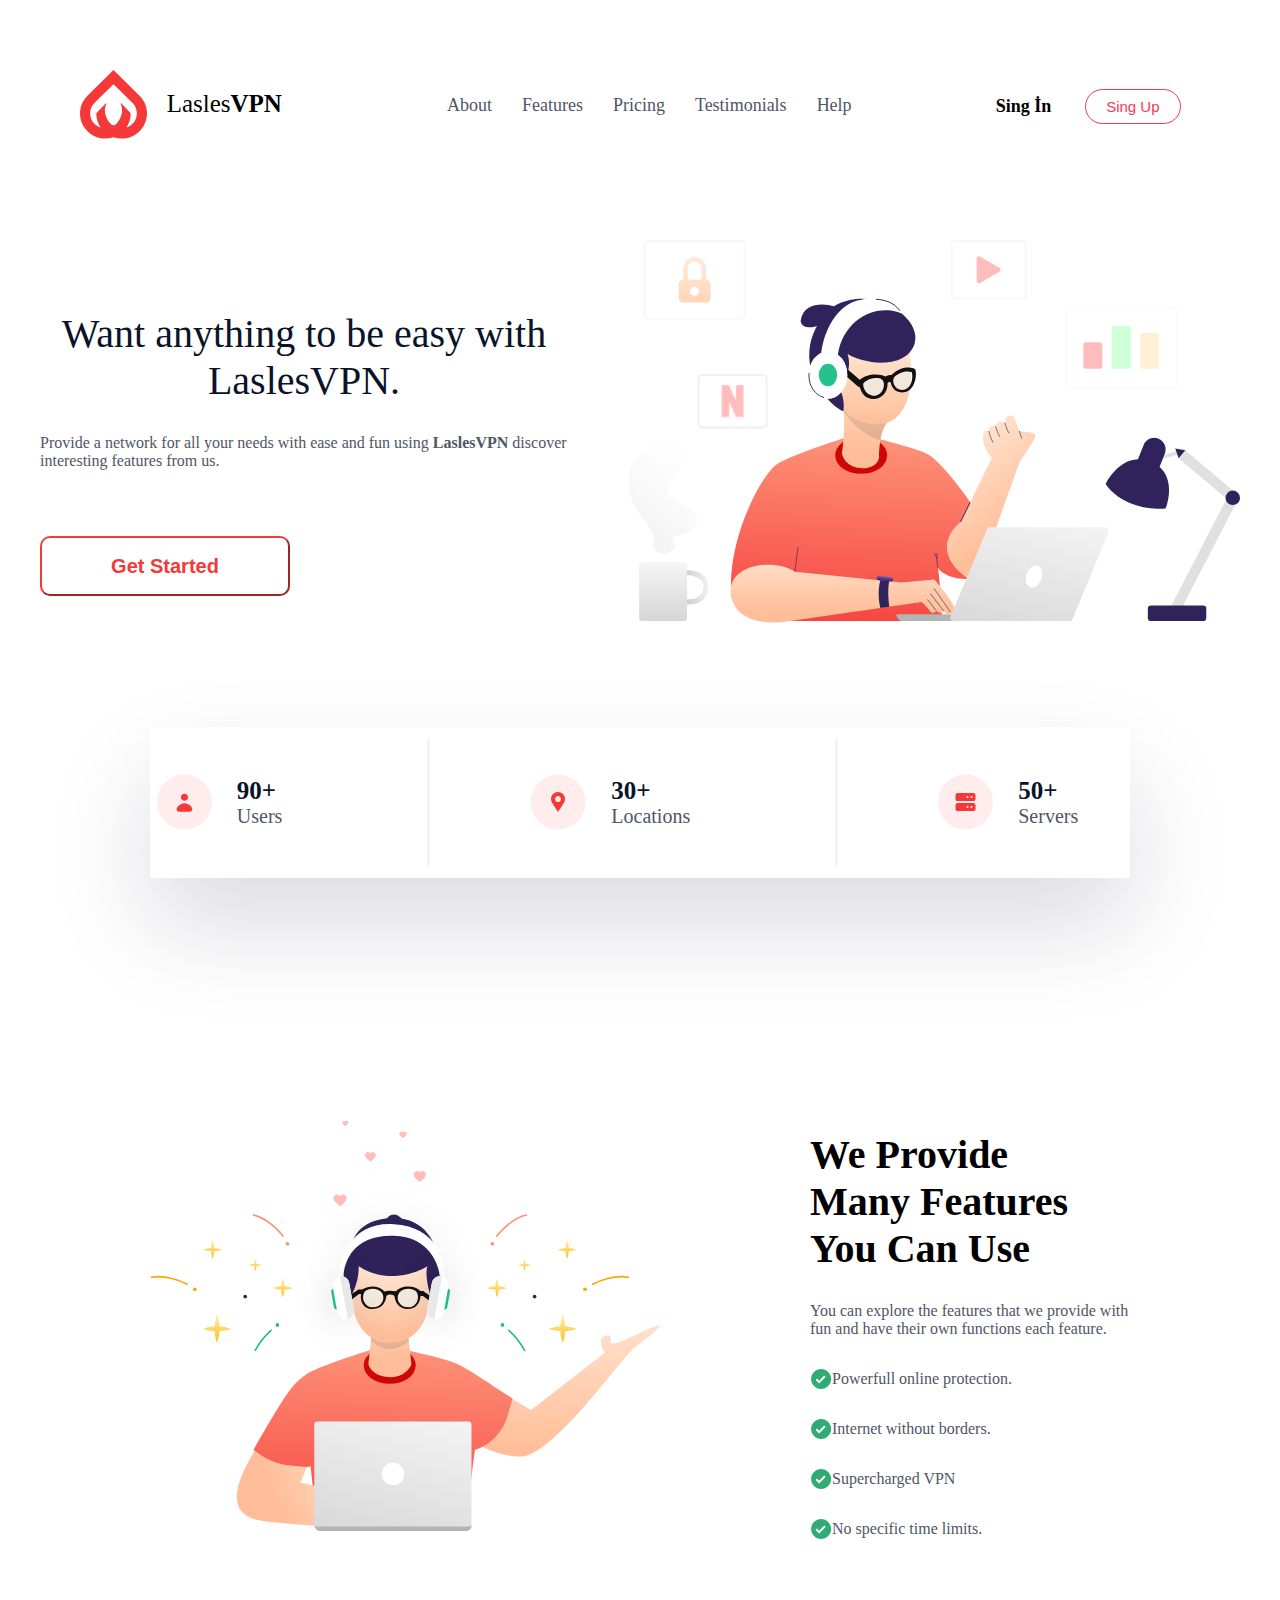
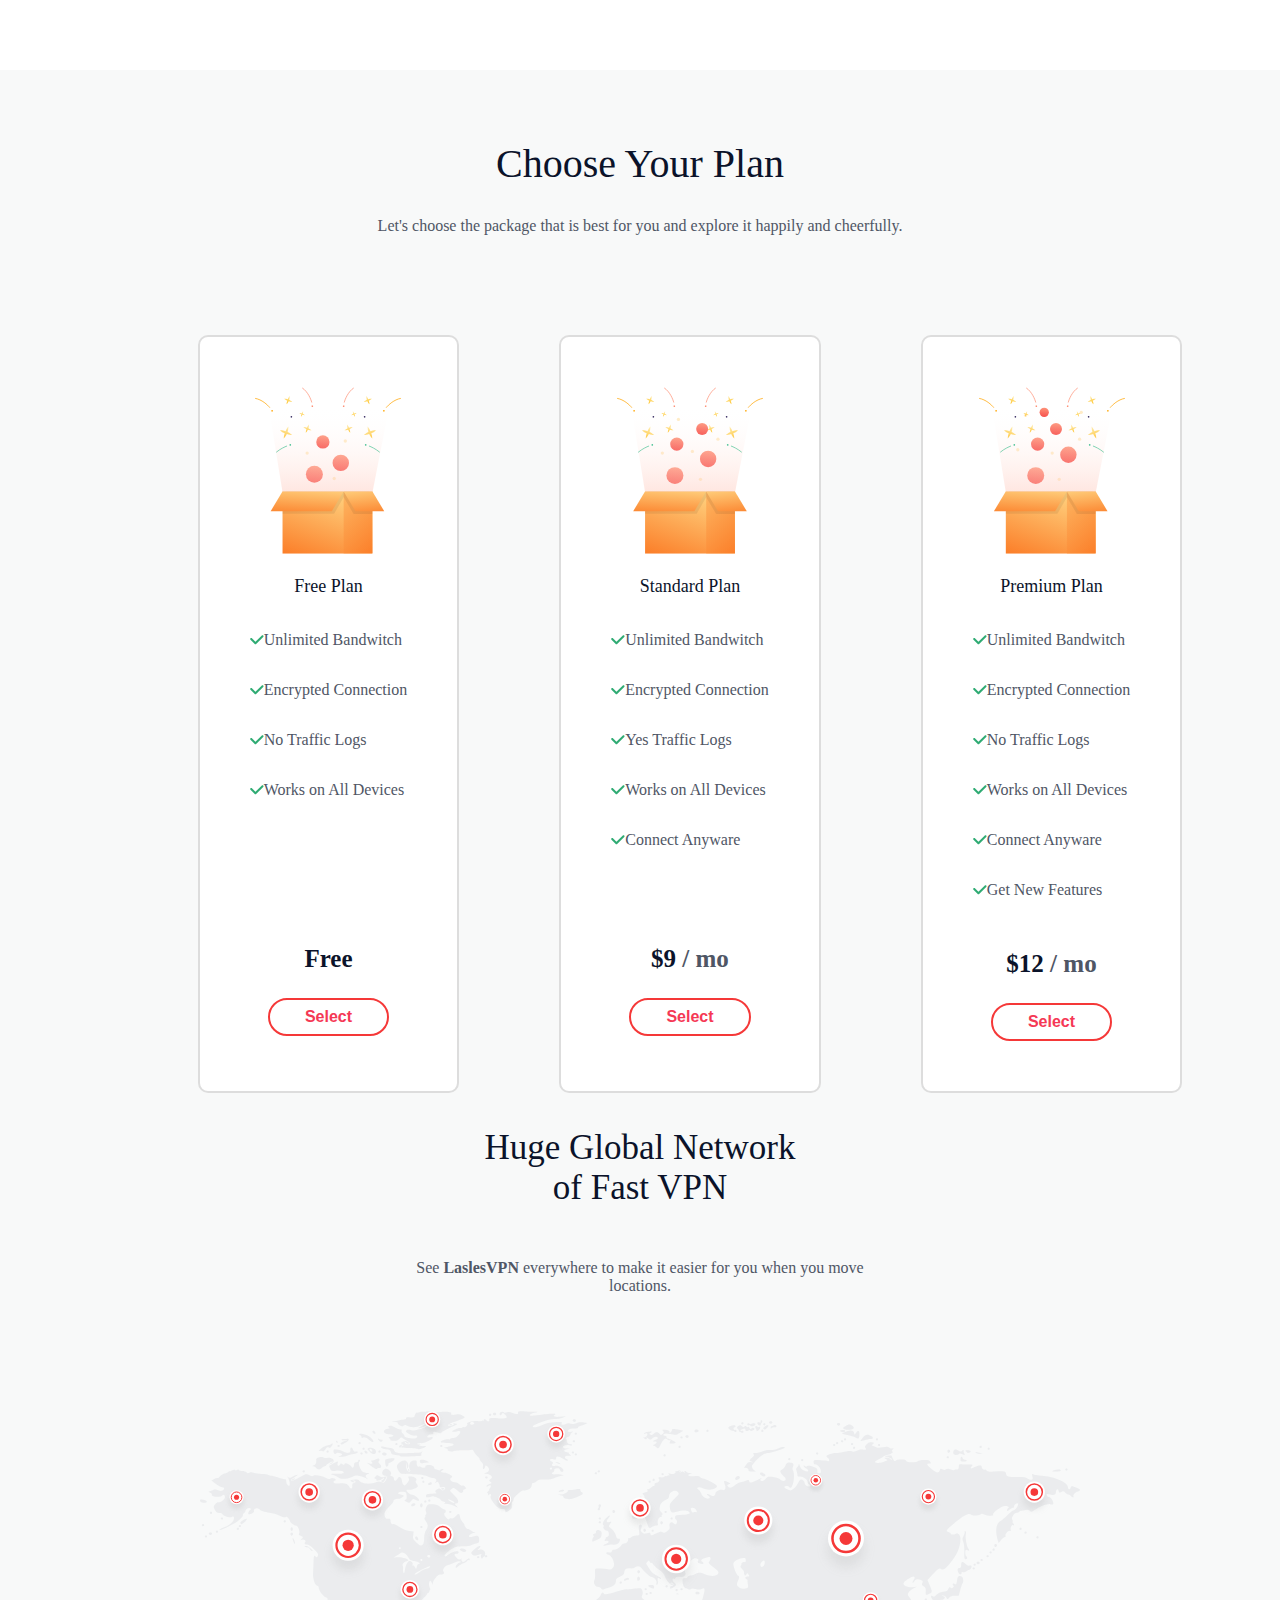
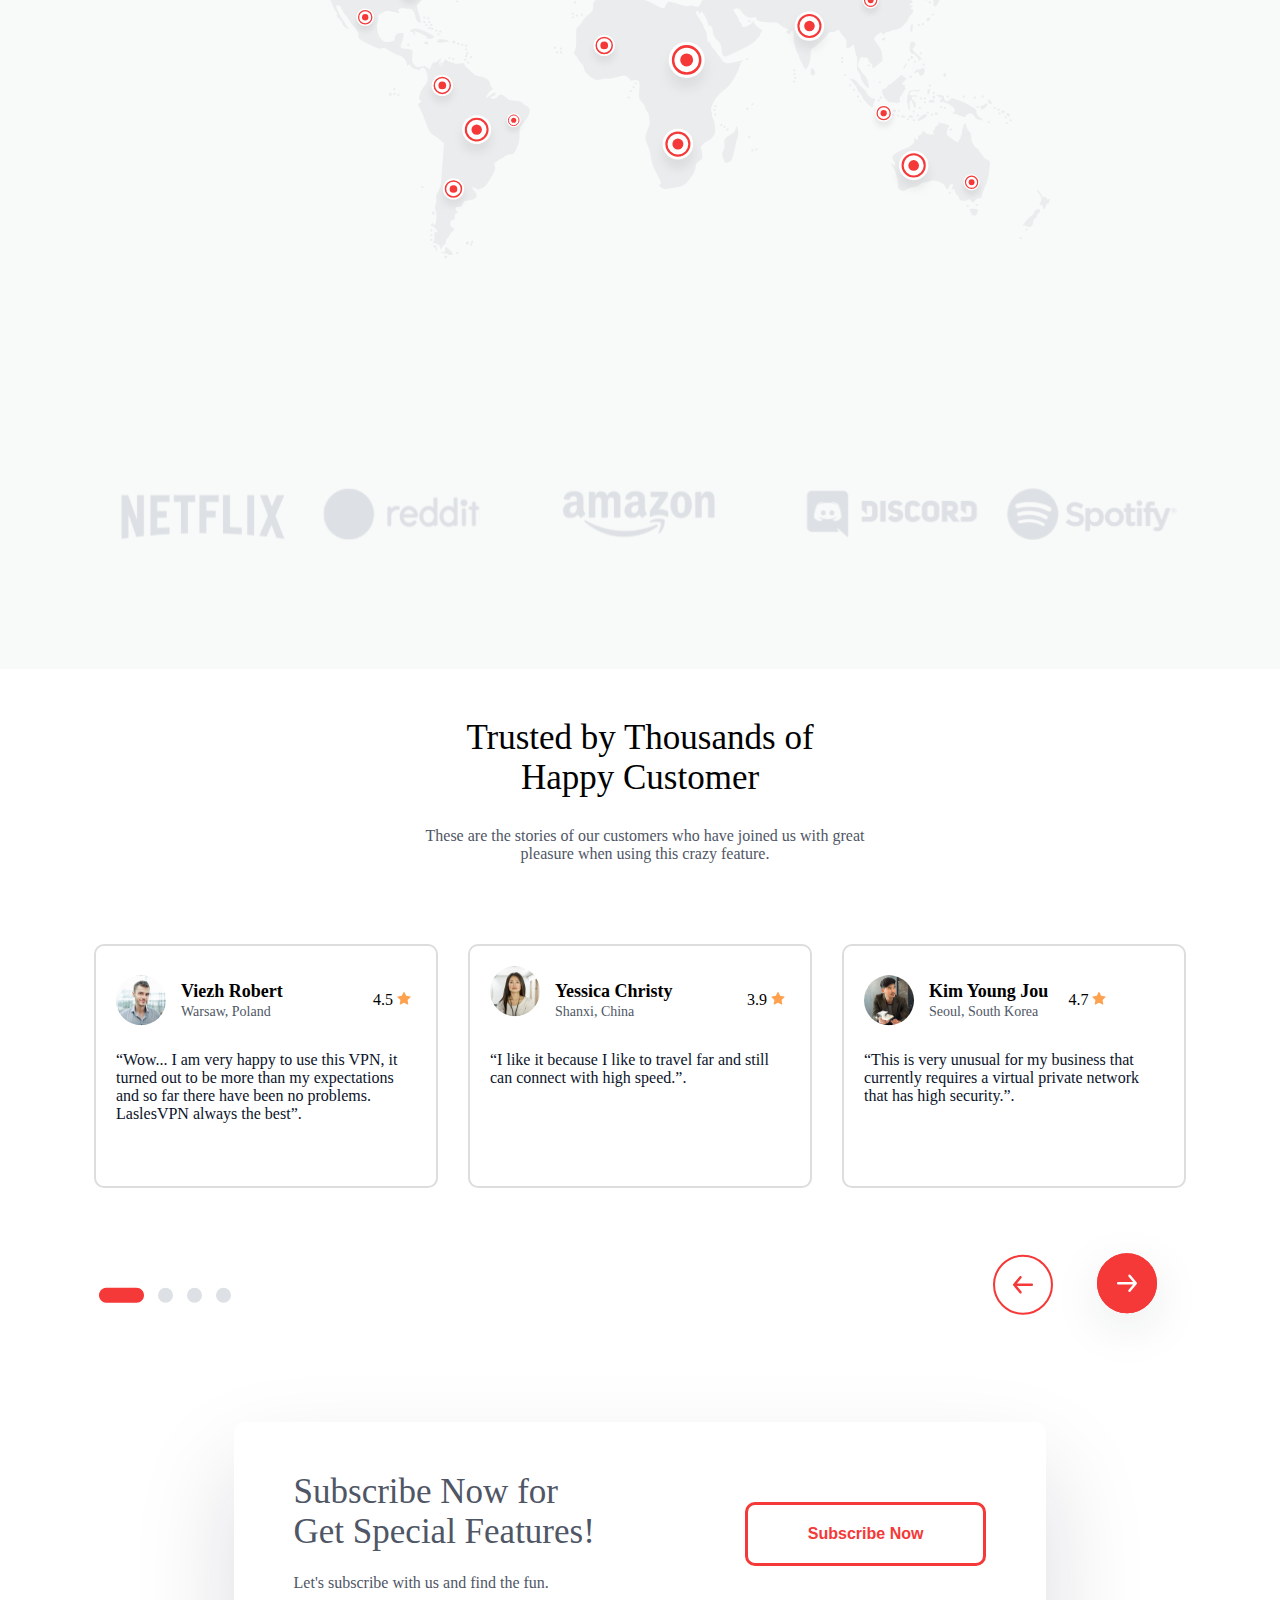
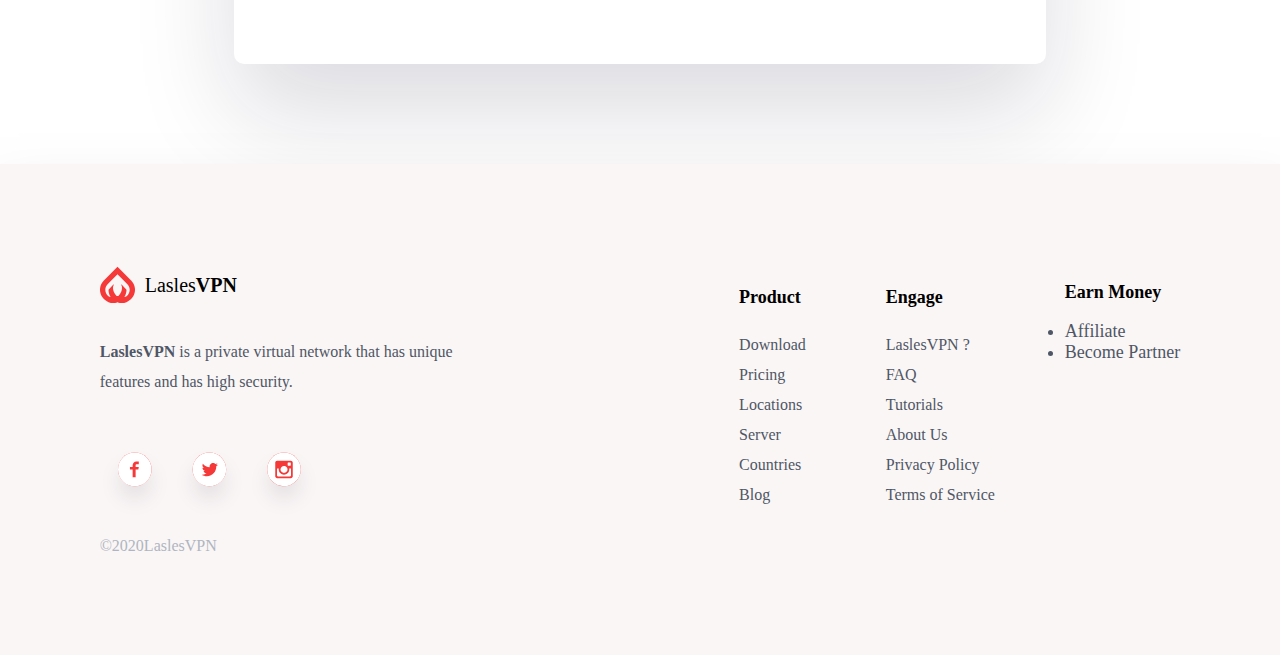
<file: index.html>
<!doctype html>

<head>
    <meta charset="utf-8">
    <title>figma homework</title>
    <link rel="preconnect" href="https://fonts.googleapis.com">
    <link rel="preconnect" href="https://fonts.gstatic.com" crossorigin>
    <link href="https://fonts.googleapis.com/css2?family=Roboto:wght@400;500;700;900&display=swap" rel="stylesheet">
    <link rel="stylesheet" href="./inc.css">
</head>

<body>
    <header>
        <nav class="headerr">
            <div class="logotemel">
                <img src="./imagess/Vector.svg" alt="logo">
                <div class="logo">Lasles<span class="vpn">VPN</span></div>
            </div>
            <div class="header-list">
                <li><a href="" class="list">About</a></li>
                <li><a href="" class="list">Features</a></li>
                <li><a href="" class="list">Pricing</a></li>
                <li><a href="" class="list">Testimonials</a></li>
                <li><a href="" class="list">Help</a></li>
            </div>
            <div class="sings">
                <a href="" class="singin">Sing İn</a>
                <button class="singup">Sing Up</button>
            </div>
        </nav>
    </header>
    <div class="ustkisim">
        <div class="ustkisim-left">
            <h3>Want anything to be easy with LaslesVPN.</h3>
            <p>Provide a network for all your needs with ease and fun using
                <span class="vpn">LaslesVPN</span> discover interesting features from us.
            </p>
            <button class="button-started">Get Started</button>
        </div>
        <div>
            <img src="./imagess/anafoto.svg" alt="">
        </div>
    </div>
    <div class="orta-border">
        <div class="users">
            <img src="./imagess/user.svg" alt="">
            <div class="user-yan">
                <span class="rakam">90+</span><br>
                <span class="acikla">Users</span>
            </div>
        </div>

        <img src="./imagess/VectorKalem.svg" alt="">

        <div class="users">
            <img src="./imagess/location.svg" alt="">
            <div class="user-yan">
                <span class="rakam">30+</span><br>
                <span class="acikla">Locations</span>
            </div>
        </div>

        <img src="./imagess/VectorKalem.svg" alt="">

        <div class="users">
            <img src="./imagess/Server.svg" alt="">
            <div class="user-yan">
                <span class="rakam">50+</span><br>
                <span class="acikla">Servers</span>
            </div>
        </div>
    </div>
    <div class="ortakisim">
        <img src="./imagess/ortafoto.svg" alt="">
        <div class="ortakisim-left">
            <h4>We Provide Many Features You Can Use</h4>
            <p>You can explore the features that we provide with fun and have their own functions each feature.</p>
            <ul class="ul-list">
                <li class="tik-list">
                    <img src="./imagess/yesiltik.svg" alt="">
                    <p class="par">Powerfull online protection.</p>
                </li>
                <li class="tik-list">
                    <img src="./imagess/yesiltik.svg" alt="">
                    <p class="par">Internet without borders.</p>
                </li>
                <li class="tik-list">
                    <img src="./imagess/yesiltik.svg" alt="">
                    <p class="par">Supercharged VPN</p>
                </li>
                <li class="tik-list">
                    <img src="./imagess/yesiltik.svg" alt="">
                    <p class="par">No specific time limits.</p>
                </li>
            </ul>
        </div>
    </div>
    <div class="altkisim">
        <div>
            <h3>Choose Your Plan</h3>
            <p style="text-align: center ;">Let's choose the package that is best for you and explore it happily and
                cheerfully.</p>
        </div>
        <div class="kutular">
            <div class="kutu">
                <img src="./imagess/kutu1.svg" alt="">
                <p class="kutu-parag">Free Plan</p>
                <ul class="ul-kutu">
                    <li class="tik-list">
                        <img src="./imagess/tik.svg" alt="">
                        <p class="par">Unlimited Bandwitch</p>
                    </li>
                    <li class="tik-list">
                        <img src="./imagess/tik.svg" alt="">
                        <p class="par">Encrypted Connection</p>
                    </li>
                    <li class="tik-list">
                        <img src="./imagess/tik.svg" alt="">
                        <p class="par">No Traffic Logs</p>
                    </li>
                    <li class="tik-list">
                        <img src="./imagess/tik.svg" alt="">
                        <p class="par">Works on All Devices</p>
                    </li>
                </ul>
                <p class="kutupar1">Free</p>
                <button class="buton">Select</button>
            </div>

            <div class="kutu">
                <img src="./imagess/kutu2.svg" alt="">
                <p class="kutu-parag">Standard Plan</p>
                <ul class="ul-kutu">
                    <li class="tik-list">
                        <img src="./imagess/tik.svg" alt="">
                        <p class="par">Unlimited Bandwitch</p>
                    </li>
                    <li class="tik-list">
                        <img src="./imagess/tik.svg" alt="">
                        <p class="par">Encrypted Connection</p>
                    </li>
                    <li class="tik-list">
                        <img src="./imagess/tik.svg" alt="">
                        <p class="par">Yes Traffic Logs</p>
                    </li>
                    <li class="tik-list">
                        <img src="./imagess/tik.svg" alt="">
                        <p class="par">Works on All Devices</p>
                    </li>
                    <li class="tik-list">
                        <img src="./imagess/tik.svg" alt="">
                        <p class="par">Connect Anyware</p>
                    </li>
                </ul>
                <p class="kutupar2">$9 <span class="mo">/ mo</span></p>
                <button class="buton">Select</button>

            </div>

            <div class="kutu">
                <img src="./imagess/kutu3.svg" alt="">
                <p class="kutu-parag">Premium Plan</p>
                <ul class="ul-kutu">
                    <li class="tik-list">
                        <img src="./imagess/tik.svg" alt="">
                        <p class="par">Unlimited Bandwitch</p>
                    </li>
                    <li class="tik-list">
                        <img src="./imagess/tik.svg" alt="">
                        <p class="par">Encrypted Connection</p>
                    </li>
                    <li class="tik-list">
                        <img src="./imagess/tik.svg" alt="">
                        <p class="par">No Traffic Logs</p>
                    </li>
                    <li class="tik-list">
                        <img src="./imagess/tik.svg" alt="">
                        <p class="par">Works on All Devices</p>
                    </li>
                    <li class="tik-list">
                        <img src="./imagess/tik.svg" alt="">
                        <p class="par">Connect Anyware</p>
                    </li>
                    <li class="tik-list">
                        <img src="./imagess/tik.svg" alt="">
                        <p class="par">Get New Features</p>
                    </li>
                </ul>
                <p class="kutupar3">$12 <span class="mo">/ mo</span></p>
                <button class="buton">Select</button>

            </div>

        </div>
        <div class="haritaa">
            <p class="hed">Huge Global Network <br> of Fast VPN</p>
            <p style="text-align: center;">See <span class="vpn">LaslesVPN</span> everywhere to make it easier for you
                when you move <br> locations.</p>
            <img class="harita" src="./imagess/harita.svg" alt="">
        </div>
        <div class="programlar">
            <img src="./imagess/netflex.svg" alt="">
            <img class="im" src="./imagess/reddit.svg" alt="">
            <img class="im" src="./imagess/amazon.svg" alt="">
            <img class="im" src="./imagess/diskord.svg" alt="">
            <img class="im" src="./imagess/spotify.svg" alt="">
        </div>
    </div>





    <header>
        <h2>Trusted by Thousands of <br> Happy Customer</h2>
        <p class="para">These are the stories of our customers who have joined us with great <br> pleasure when using
            this crazy feature.</p>
    </header>
    <div class="usttkisim">
        <div class="degerlendirme">
            <div class="kutu1">
                <div class="foto-is-ad">
                    <div class="foto-ad">
                        <img src="./imagess/foto1.svg" alt="">
                        <div class="is-ad">
                            <span class="ad">Viezh Robert</span><br>
                            <span class="is">Warsaw, Poland</span>
                        </div>
                    </div>
                    <div class="yildiz">
                        <span>4.5</span>
                        <img src="./imagess/yildiz.svg" alt="">
                    </div>

                </div>
                <p class="yorum">“Wow... I am very happy to use this VPN, it turned out to be more than my expectations
                    and so far there have been no problems. LaslesVPN always the best”.</p>
            </div>
            <div class="kutu1">

                <div class="foto-is-ad">
                    <div class="foto-ad">
                        <div><img src="./imagess/foto2.svg" alt=""></div>

                        <div class="is-ad">

                            <span class="ad">Yessica Christy</span><br>
                            <span class="is">Shanxi, China</span>
                        </div>
                    </div>
                    <div class="yildiz">
                        <span>3.9</span>
                        <img src="./imagess/yildiz.svg" alt="">
                    </div>

                </div>
                <p class="yorum">“I like it because I like to travel far and still can connect with high speed.”.</p>

            </div>
            <div class="kutu1">
                <div class="foto-ad">

                    <div class="foto-is-ad">
                        <img src="./imagess/foto3.svg" alt="">
                        <div class="is-ad">
                            <span class="ad">Kim Young Jou</span><br>
                            <span class="is">Seoul, South Korea</span>
                        </div>
                    </div>

                    <div class="yildiz">
                        <span>4.7</span>
                        <img src="./imagess/yildiz.svg" alt="">
                    </div>

                </div>
                <p class="yorum">“This is very unusual for my business that currently requires a virtual private network
                    that has high security.”.</p>

            </div>
        </div>

        <div class="imag">
            <div class="union">
                <img src="./imagess/Union.svg" alt="">
                <img src="./imagess/Ellipse 174.svg" alt="">
                <img src="./imagess/Ellipse 174.svg" alt="">
                <img src="./imagess/Ellipse 174.svg" alt="">
            </div>
            <div class="left-right">
                <img class="foto1" src="./imagess/left.svg" alt="">
                <img src="./imagess/right.svg" alt="">
            </div>
        </div>

    </div>

   
        <div class="border">
            <div class="headpar">
                <p class="headd">Subscribe Now for <br> Get Special Features!</p>
                <p class="parr">Let's subscribe with us and find the fun.</p>
            </div>
            <div class="endbuton">
                <button class="butons">Subscribe Now</button>
            </div>
        </div>
        <div class="alttkisim">
            <div class="bilgileft">
                <div class="logo-ad">
                    <img src="./imagess/logo.svg" alt="">
                    <span class="laslesvpn">Lasles<span class="vpn">VPN</span></span>
                </div>
                <p class="parr"><span class="vpn">LaslesVPN</span> is a private virtual network that has unique features
                    and
                    has high security.</p>
                <div class="images">
                    <img src="./imagess/Facebook.svg" alt="">
                    <img src="./imagess/Twitter.svg" alt="">
                    <img src="./imagess/Instagram.svg" alt="">
                </div>
                <span class="tarih">©2020LaslesVPN</span>
            </div>
            <div class="all-information">
                <div>
                    <ul class="listt">
                        <p class="Product">Product</p>
                        <li>Download </li>
                        <li>Pricing</li>
                        <li>Locations</li>
                        <li>Server</li>
                        <li>Countries</li>
                        <li>Blog</li>
                    </ul>
                </div>
                <div>
                    <ul class="listt">
                        <p class="Product">Engage</p>
                        <li>LaslesVPN ? </li>
                        <li>FAQ</li>
                        <li>Tutorials</li>
                        <li>About Us</li>
                        <li>Privacy Policy</li>
                        <li>Terms of Service</li>
                    </ul>
                </div>







                <div>
                    <ul class="list test4">
                        <p class="Product">Earn Money</p>
                        <li>Affiliate</li>
                        <li>Become Partner</li>
                    </ul>
                </div>

            </div>

        </div>
  



</body>
</file>
<file: inc.css>
body{
    font-family: system-ui, -apple-system, BlinkMacSystemFont, 'Segoe UI', Roboto, Oxygen, Ubuntu, Cantarell, 'Open Sans', 'Helvetica Neue', sans-serif ;
}

.headerr{
    display: flex;
    justify-content: center;
    height: 70px;
    margin-top: 50px;
    
}
.logotemel{
display: flex;
}
.logo{
padding: 20px;
font-size: 25px;
}
.vpn{
    font-weight: bold;
}
.header-list{
    display: flex;
    padding: 20px;
    margin-left: 90px;
    list-style: none;
    padding: 25px;
}
.list{
    padding-left: 30px;
    font-weight: 400;
    font-size: 18px;
    color: #4F5665;
    text-decoration: none;
}
.sings{
    padding: 19px; 
    margin-left: 100px;
}
.singin{
    font-size: 18px;
    font-weight: bold;
    text-decoration: none;
    color: black;
}
.singup{
    font-size: 15px;
    margin-left: 30px;
    padding: 8px 20px;
    border-radius: 50px;
    border: 1px solid #F53855;
    color: #F53855;
    background-color: white ;
}
.ustkisim{
    display: flex;
    width: 1200px;
    margin: auto;
    margin-top: 100px;
    justify-content: center;
}
.ustkisim-left{
    padding-right: 60px;
}
h3{
    margin-top: 20px;
    margin-bottom: 30px;
    font-size: 50px;
    color: #0B132A;
}
p{
    font-size: 16px;
    color: #4F5665;
}
.button-started{
    border-radius: 10px;
    font-size: 20px;
    font-weight: bold;
    color: #F53838;
    background: #FFFFFF;
    margin-top: 50px;
    padding: 8px 20px;    
    border-color:  #F53838;
    width: 250px;
    height: 60px;
    
}
.button-started:hover{
    background: #F53838;
    color: #FFFFFF;
    box-shadow: rgba(245, 56, 56, 0.35) 0px 34px 54px 0px;

}
.orta-border{
    display: flex;
    justify-content: center;
    margin: 100px 150px;
    background: #FFFFFF;
    box-shadow: rgba(17, 12, 46, 0.15) 0px 48px 100px 0px;

}
.users{
    display: flex;
    margin-left: 100px;
    margin-right: 120px;
}
.user-yan{
    padding: 50px 25px;
}
.rakam{
    font-weight: 700;
    font-size: 25px;
    color: #0B132A;
}
.acikla{
    font-weight: 400;
    font-size: 20px;
    color: #4F5665;
}
.ortakisim{
    display: flex;
    justify-content: center;
    margin: 100px 150px;
}
.ortakisim-left{
    padding-left: 150px;

}
h4{
    font-weight: 600;
    font-size: 40px;
    padding-right: 50px;
    margin-bottom: 30px;
}
.ul-list{
    padding-left: 1px;

}
.tik-list{
    display: flex;
    list-style: none;
    font-size: 24px;
}
.para{
    font-size: 14px ;
    padding-left: 10px;
}
.altkisim{
background-color:#f8f9f9;
justify-content: center;
}
h3{
    font-weight: 500;
    font-size: 40px;
    padding-top: 50px;
    text-align: center;
}
.kutular{
    justify-content: center;

    margin-top: 100px ;
    display: flex;
}
.kutu{
    margin-left: 100px;
    padding: 50px 30px;
    border-radius: 10px;
    border: 2px solid #DDDDDD;
    text-align: center;
    background-color: white;
}
.kutu-parag{
    font-size: 18px;
    font-weight: 500;
    color: #0B132A;
    text-align: center;
}
.ul-kutu{
    padding-left: 20px;
    padding-right: 20px;
}
.kutupar1{
    margin-top: 130px;
    color: #0B132A;
    font-weight: 600;
    font-size: 25px;
}
.kutupar2{
    margin-top: 80px;
    color: #0B132A;
    font-weight: 600;
    font-size: 25px;
}
.kutupar3{
    margin-top: 35px;
    color: #0B132A;
    font-weight: 600;
    font-size: 25px;
}
.mo{
    color: rgba(79, 86, 101, 1);    
}
.buton{
    font-size: 16px;
    font-weight: 700;
    padding: 8px 35px;
    border-radius: 50px;
    border: 2px solid #F53838;
    color: #F53855;
    background-color: white ;
    
}
.buton:hover{
    font-size: 16px;
    font-weight: 700;
    padding: 8px 35px;
    border-radius: 50px;
    border: 2px solid #F53838;
    color: #FFFFFF;
    background: #F53838;
    box-shadow: rgba(245, 56, 56, 0.35) 0px 14px 34px 0px;
}
.hed{
    color: #0B132A;
    font-weight: 500;
    font-size: 35px;
    text-align: center;
}
.haritaa{
    display: flex;
    flex-direction: column;
    justify-content: center;
}
.harita{
    margin: 100px 200px ;
}
.programlar{
    display: flex;
    margin: 50px 200px ;
    justify-content: center;

}
.im{
    margin-left: 20px;
}






/* ======================================= */






/* bu body ya tadil yapmam lazım */ 
body{
    margin: auto ;
    font-family: rubik;
    display: flex;
    flex-direction: column;
    justify-content: center;
}



header{
    margin-top: 20px;
}
h2{
    text-align: center;
    font-size: 35px;
    font-weight: 500;
}
.para{
    text-align: center;
    font-size: 16px;
    color: #4F5665;
}
.usttkisim{
    margin:auto ;
    margin-top: 50px;
    margin-bottom: 50px;

    position: relative;

}
.degerlendirme{
    display: flex;
    flex-wrap: wrap;

}
.kutu1{
    border: 2px solid #DDDDDD;
    border-radius: 10px;
    max-width: 300px;
    height: 200px;
    padding: 20px;
    margin: 15px;
}
.kutu1:hover{
    border-color: #F53838;
}
.yorum{
    font-size: 16px;
    color: #0B132A;

}
.ad{
    font-weight: 600;
    font-size: 18px;
}
.is{
    font-size: 14px;
    color: #4F5665;
}
.foto-is-ad{
    display: flex;
    justify-content: space-between;
}
.foto-ad{
    display: flex;
}
.is-ad{
    padding: 15px;
}
.yildiz{
    padding: 25px 5px ;
    
}

.union{
    align-items: center;
    margin-left: 20px;
    letter-spacing: 10px;
}
.left-right{
    display: flex;
}
.foto1{
    padding-bottom: 25px;
}
.imag{
    display: flex;
    justify-content: space-between;
    align-items: center;
    margin-top: 20px;
}

.headd{
    font-size: 35px;
    font-weight: 500;
    margin: 0px;
}
.headpar{
    margin-right: 150px;
}
.border{
    
    display: flex; 
    margin: auto;
    justify-content:space-between;
    background: #FFFFFF;
    border-radius: 10px;
    padding: 50px 60px ;
    box-shadow: rgb(17 12 46 / 15%) 0px 48px 100px 0px;
}
.parr{
    font-size: 16px;
    color: #4F5665; 
    line-height: 30px; 
}
/* .endbuton{
    display: flex;
    flex-direction: column;
    justify-content: end;

}*/
.endbuton{
  margin-top: 30px;
}
.butons{
    font-weight: 700;
    font-size: 16px;
    padding: 20px 60px;
    color: #F53838;
    background-color: #FFFFFF;
    border: solid #F53838;
    border-radius: 10px;
}
.butons:hover{
    background-color: #F53838;
    color: #FFFFFF;
    box-shadow: rgb(245 56 56 / 35%) 0px 35px 54px 0px;
}
.alttkisim{
    display: flex;
    justify-content: space-around;
    background: #faf6f6;
    box-shadow: rgba(129, 127, 127, 0.35) 0px 35px 54px 0px;

    margin-top: 100px;
    padding-top: 100px;
    padding-bottom: 100px;

}

.bilgileft{
    max-width: 400px;
}
.logo-ad{
    display: flex;
    align-items: center;
    margin-bottom: 30px;
}

.laslesvpn{
    font-size: 20px;
    padding: 10px;
}
.tarih{
    font-size: 16px;
    color: #AFB5C0;
}
.images{
    margin-top: 50px;
    margin-bottom: 15px;
}
.all-information{
    display: flex;
    gap: 40px;
}
.Product{
    font-size: 18px;
    color: black;
    font-weight: 600;
}
.listt{
    list-style: none;
    color: #4F5665;
    font-size: 16px;
    line-height: 30px;
}
</file>
